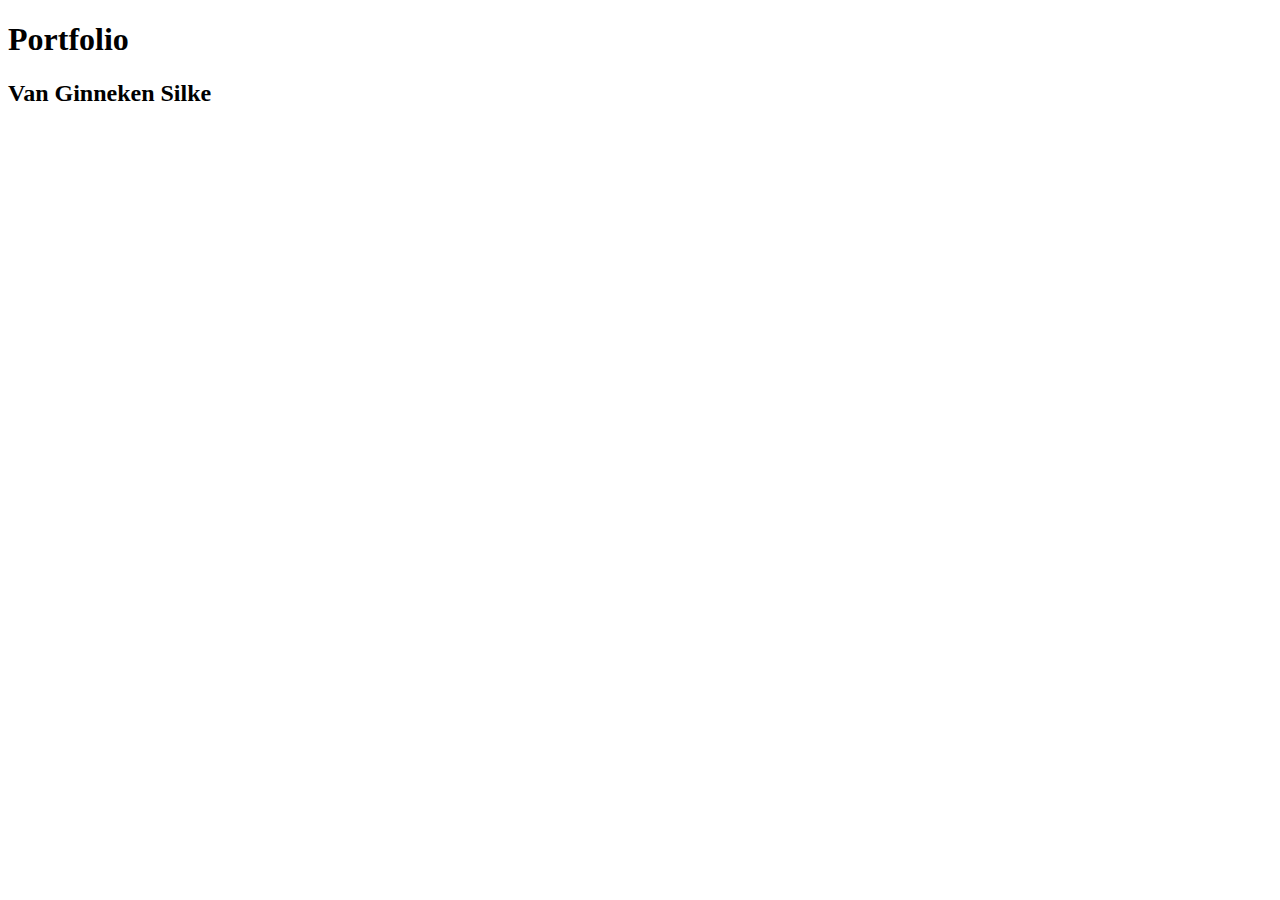
<file: index.html>
<!DOCTYPE html>
<html lang="nl">
<head>
  <meta charset="UTF-8">
  <meta name="viewport" content="width=device-width, initial-scale=1.0">
  <title>Portfolio</title>
</head>
<body>
  <h1>Portfolio</h1>
<h2>Van Ginneken Silke</h2>
</body>
</html>
</file>
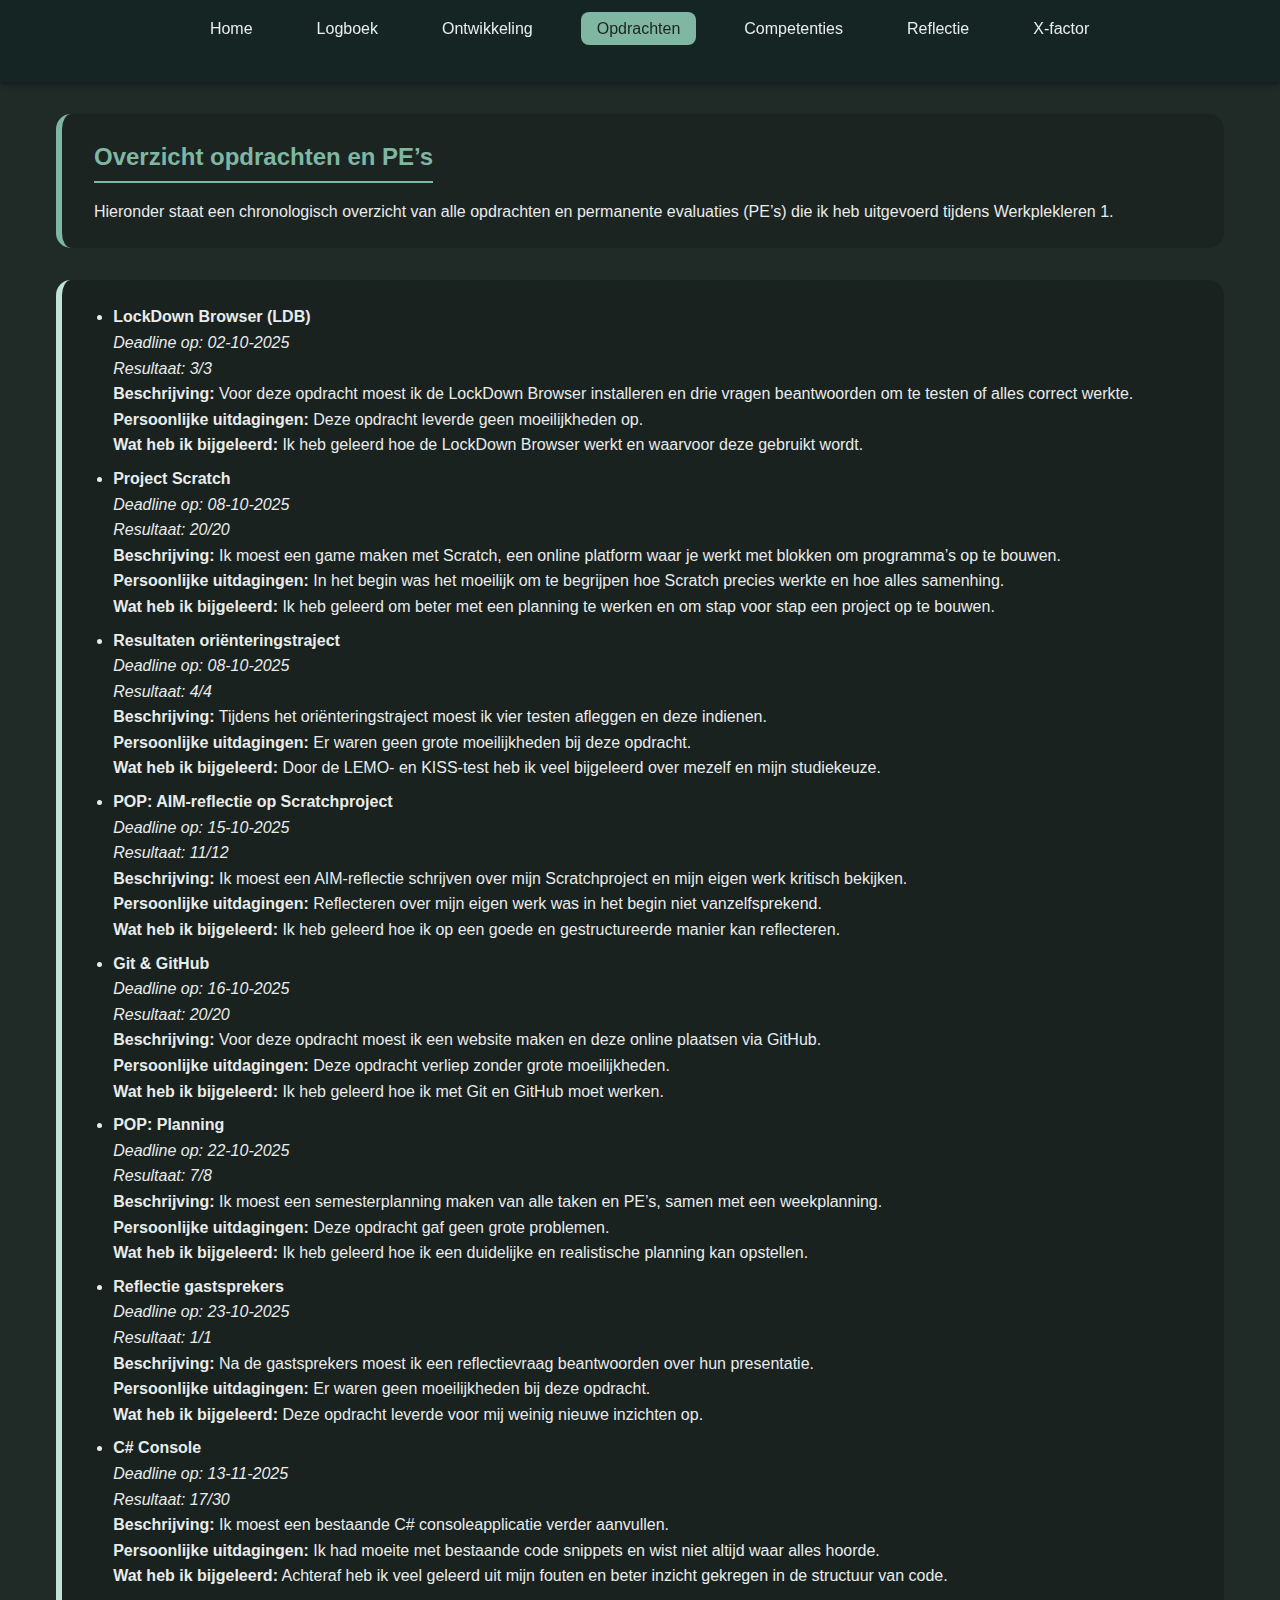
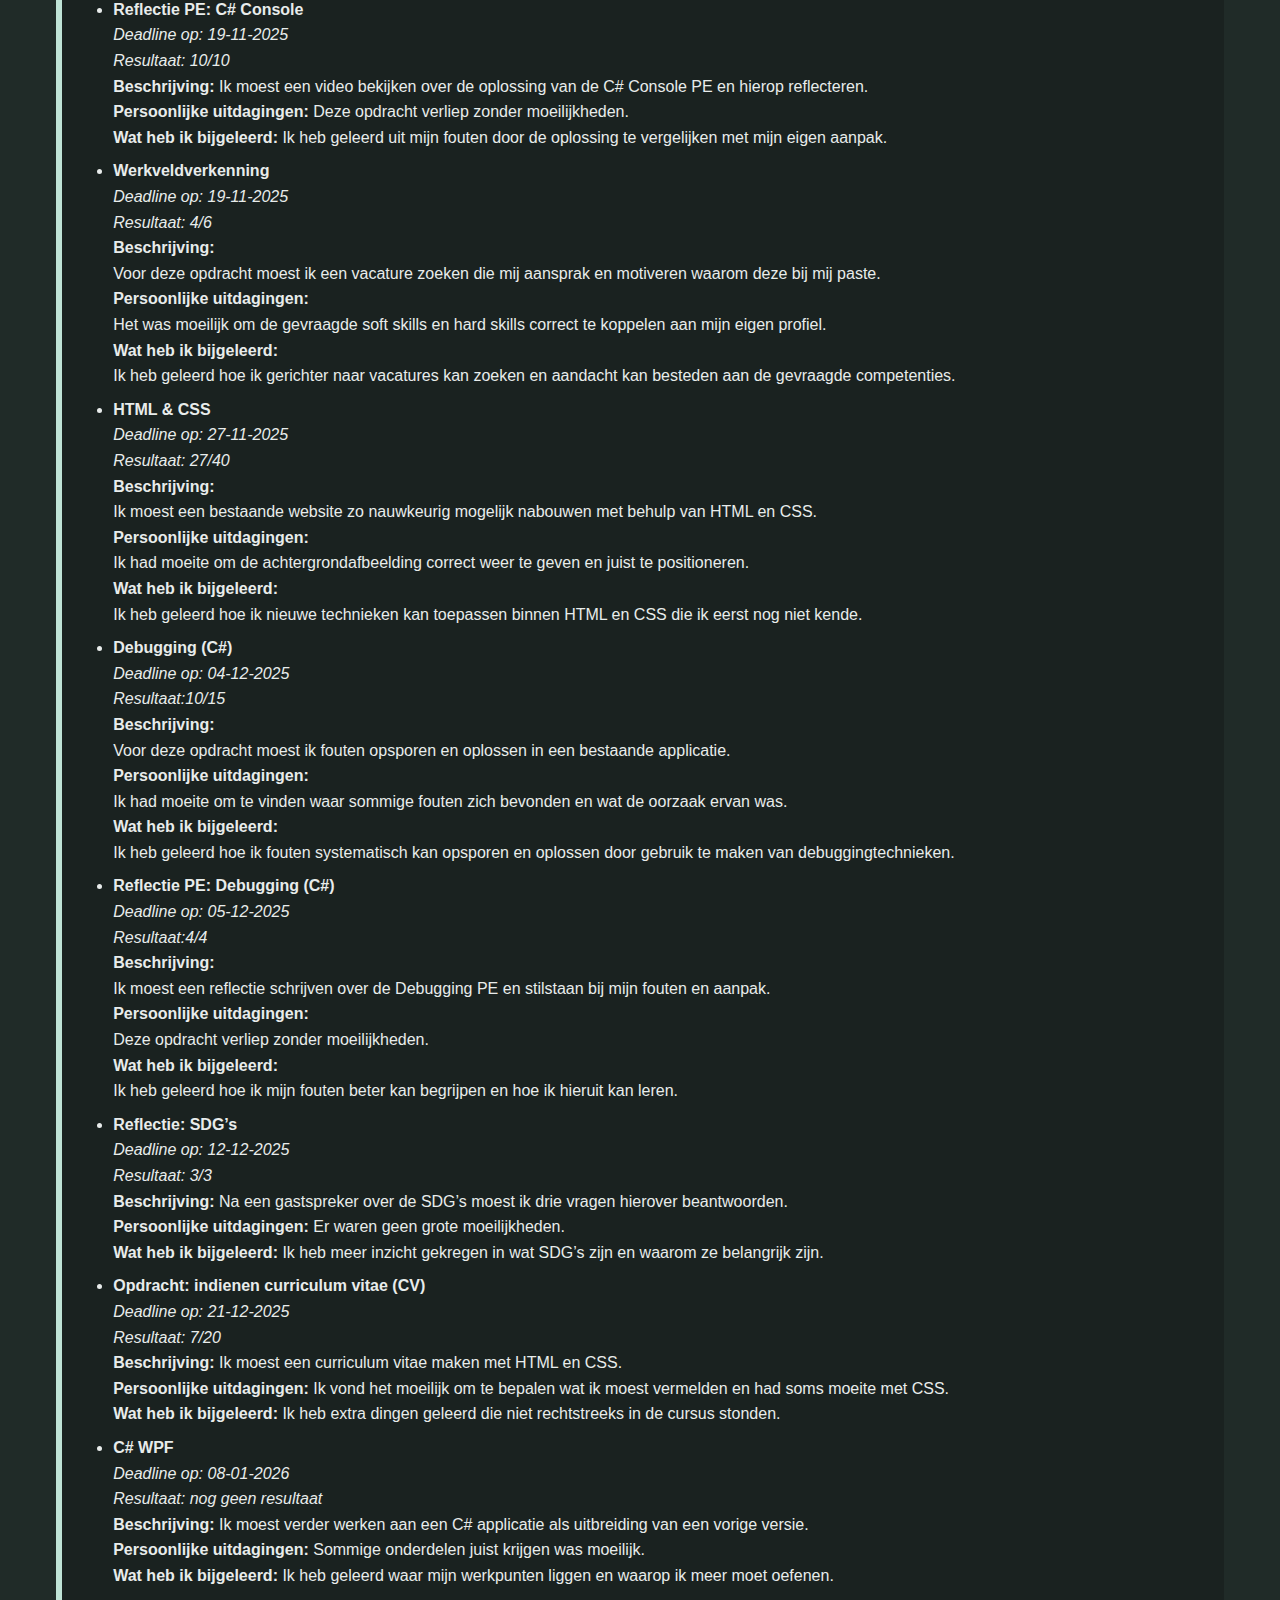
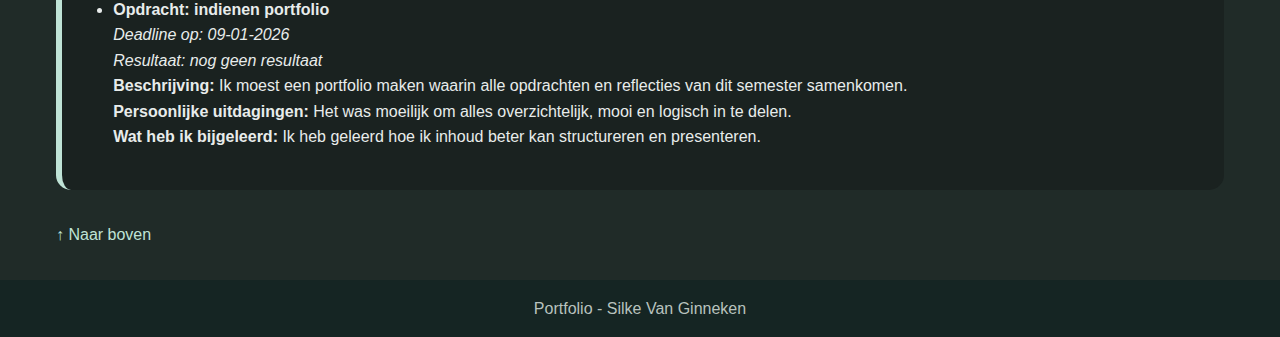
<file: opdrachten.html>
<!DOCTYPE html>
<html lang="en">
<head>
    <meta charset="UTF-8">
    <meta name="viewport" content="width=device-width, initial-scale=1.0">
    <title>Opdrachten</title>
    <link rel="stylesheet" href="style.css">
</head>
<body id="top">
<nav>
    <ul>
        <li><a href="index.html">Home</a></li>
        <li><a href="logboek.html">Logboek</a></li>
        <li><a href="ontwikkeling.html">Ontwikkeling</a></li>
        <li><a href="opdrachten.html" class="active">Opdrachten</a></li>
        <li><a href="competenties.html">Competenties</a></li>
        <li><a href="reflectie.html">Reflectie</a></li>
        <li><a href="xfactor.html">X-factor</a></li>
    </ul>
</nav>

<main>
    <section>
        <h2>Overzicht opdrachten en PE’s</h2>
        <p>
            Hieronder staat een chronologisch overzicht van alle opdrachten en
            permanente evaluaties (PE’s) die ik heb uitgevoerd tijdens Werkplekleren 1.
        </p>
    </section>

    <section>
        <ul>

            <li>
                <strong>LockDown Browser (LDB)</strong><br>
                <em>Deadline op: 02-10-2025</em><br>
                <em>Resultaat: 3/3</em>
                <p><strong>Beschrijving:</strong>
                    Voor deze opdracht moest ik de LockDown Browser installeren en drie vragen beantwoorden om te testen of alles correct werkte.</p>
                <p><strong>Persoonlijke uitdagingen:</strong>
                    Deze opdracht leverde geen moeilijkheden op.</p>
                <p><strong>Wat heb ik bijgeleerd:</strong>
                    Ik heb geleerd hoe de LockDown Browser werkt en waarvoor deze gebruikt wordt.</p>

            </li>

            <li>
                <strong>Project Scratch</strong><br>
                <em>Deadline op: 08-10-2025</em><br>
                <em>Resultaat: 20/20</em>
                <p><strong>Beschrijving:</strong>
                    Ik moest een game maken met Scratch, een online platform waar je werkt met blokken om programma’s op te bouwen.</p>
                <p><strong>Persoonlijke uitdagingen:</strong>
                    In het begin was het moeilijk om te begrijpen hoe Scratch precies werkte en hoe alles samenhing.</p>
                <p><strong>Wat heb ik bijgeleerd:</strong>
                    Ik heb geleerd om beter met een planning te werken en om stap voor stap een project op te bouwen.</p>

            </li>

            <li>
                <strong>Resultaten oriënteringstraject</strong><br>
                <em>Deadline op: 08-10-2025</em><br>
                <em>Resultaat: 4/4</em>
                <p><strong>Beschrijving:</strong>
                    Tijdens het oriënteringstraject moest ik vier testen afleggen en deze indienen.</p>
                <p><strong>Persoonlijke uitdagingen:</strong>
                    Er waren geen grote moeilijkheden bij deze opdracht.</p>
                <p><strong>Wat heb ik bijgeleerd:</strong>
                    Door de LEMO- en KISS-test heb ik veel bijgeleerd over mezelf en mijn studiekeuze.</p>

            </li>

            <li>
                <strong>POP: AIM-reflectie op Scratchproject</strong><br>
                <em>Deadline op: 15-10-2025</em><br>
                <em>Resultaat: 11/12</em>
                <p><strong>Beschrijving:</strong>
                    Ik moest een AIM-reflectie schrijven over mijn Scratchproject en mijn eigen werk kritisch bekijken.</p>
                <p><strong>Persoonlijke uitdagingen:</strong>
                    Reflecteren over mijn eigen werk was in het begin niet vanzelfsprekend.</p>
                <p><strong>Wat heb ik bijgeleerd:</strong>
                    Ik heb geleerd hoe ik op een goede en gestructureerde manier kan reflecteren.</p>

            </li>

            <li>
                <strong>Git & GitHub</strong><br>
                <em>Deadline op: 16-10-2025</em><br>
                <em>Resultaat: 20/20</em>
                <p><strong>Beschrijving:</strong>
                    Voor deze opdracht moest ik een website maken en deze online plaatsen via GitHub.</p>
                <p><strong>Persoonlijke uitdagingen:</strong>
                    Deze opdracht verliep zonder grote moeilijkheden.</p>
                <p><strong>Wat heb ik bijgeleerd:</strong>
                    Ik heb geleerd hoe ik met Git en GitHub moet werken.</p>

            </li>

            <li>
                <strong>POP: Planning</strong><br>
                <em>Deadline op: 22-10-2025</em><br>
                <em>Resultaat: 7/8</em>
                <p><strong>Beschrijving:</strong>
                    Ik moest een semesterplanning maken van alle taken en PE’s, samen met een weekplanning.</p>
                <p><strong>Persoonlijke uitdagingen:</strong>
                    Deze opdracht gaf geen grote problemen.</p>
                <p><strong>Wat heb ik bijgeleerd:</strong>
                    Ik heb geleerd hoe ik een duidelijke en realistische planning kan opstellen.</p>

            </li>

            <li>
                <strong>Reflectie gastsprekers</strong><br>
                <em>Deadline op: 23-10-2025</em><br>
                <em>Resultaat: 1/1</em>
                <p><strong>Beschrijving:</strong>
                    Na de gastsprekers moest ik een reflectievraag beantwoorden over hun presentatie.</p>
                <p><strong>Persoonlijke uitdagingen:</strong>
                    Er waren geen moeilijkheden bij deze opdracht.</p>
                <p><strong>Wat heb ik bijgeleerd:</strong>
                    Deze opdracht leverde voor mij weinig nieuwe inzichten op.</p>

            </li>

            <li>
                <strong>C# Console</strong><br>
                <em>Deadline op: 13-11-2025</em><br>
                <em>Resultaat: 17/30</em>
                <p><strong>Beschrijving:</strong>
                    Ik moest een bestaande C# consoleapplicatie verder aanvullen.</p>
                <p><strong>Persoonlijke uitdagingen:</strong>
                    Ik had moeite met bestaande code snippets en wist niet altijd waar alles hoorde.</p>
                <p><strong>Wat heb ik bijgeleerd:</strong>
                    Achteraf heb ik veel geleerd uit mijn fouten en beter inzicht gekregen in de structuur van code.</p>

            </li>

            <li>
                <strong>Reflectie PE: C# Console</strong><br>
                <em>Deadline op: 19-11-2025</em><br>
                <em>Resultaat: 10/10</em>
                <p><strong>Beschrijving:</strong>
                    Ik moest een video bekijken over de oplossing van de C# Console PE en hierop reflecteren.</p>
                <p><strong>Persoonlijke uitdagingen:</strong>
                    Deze opdracht verliep zonder moeilijkheden.</p>
                <p><strong>Wat heb ik bijgeleerd:</strong>
                    Ik heb geleerd uit mijn fouten door de oplossing te vergelijken met mijn eigen aanpak.</p>

            </li>

            <li>
                <strong>Werkveldverkenning</strong><br>
                <em>Deadline op: 19-11-2025</em><br>
                <em>Resultaat: 4/6</em>
                <p><strong>Beschrijving:</strong><br>
                    Voor deze opdracht moest ik een vacature zoeken die mij aansprak en motiveren waarom deze bij mij paste.</p>
                <p><strong>Persoonlijke uitdagingen:</strong><br>
                    Het was moeilijk om de gevraagde soft skills en hard skills correct te koppelen aan mijn eigen profiel.</p>
                <p><strong>Wat heb ik bijgeleerd:</strong><br>
                    Ik heb geleerd hoe ik gerichter naar vacatures kan zoeken en aandacht kan besteden aan de gevraagde competenties.</p>

            </li>

            <li>
                <strong>HTML & CSS</strong><br>
                <em>Deadline op: 27-11-2025</em><br>
                <em>Resultaat: 27/40</em>
                <p><strong>Beschrijving:</strong><br>
                    Ik moest een bestaande website zo nauwkeurig mogelijk nabouwen met behulp van HTML en CSS.</p>
                <p><strong>Persoonlijke uitdagingen:</strong><br>
                    Ik had moeite om de achtergrondafbeelding correct weer te geven en juist te positioneren.</p>
                <p><strong>Wat heb ik bijgeleerd:</strong><br>
                    Ik heb geleerd hoe ik nieuwe technieken kan toepassen binnen HTML en CSS die ik eerst nog niet kende.</p>

            </li>

            <li>
                <strong>Debugging (C#)</strong><br>
                <em>Deadline op: 04-12-2025</em><br>
                <em>Resultaat:10/15</em>
                <p><strong>Beschrijving:</strong><br>
                    Voor deze opdracht moest ik fouten opsporen en oplossen in een bestaande applicatie.</p>
                <p><strong>Persoonlijke uitdagingen:</strong><br>
                    Ik had moeite om te vinden waar sommige fouten zich bevonden en wat de oorzaak ervan was.</p>
                <p><strong>Wat heb ik bijgeleerd:</strong><br>
                    Ik heb geleerd hoe ik fouten systematisch kan opsporen en oplossen door gebruik te maken van debuggingtechnieken.</p>

            </li>

            <li>
                <strong>Reflectie PE: Debugging (C#)</strong><br>
                <em>Deadline op: 05-12-2025</em><br>
                <em>Resultaat:4/4</em>
                <p><strong>Beschrijving:</strong><br>
                    Ik moest een reflectie schrijven over de Debugging PE en stilstaan bij mijn fouten en aanpak.</p>
                <p><strong>Persoonlijke uitdagingen:</strong><br>
                    Deze opdracht verliep zonder moeilijkheden.</p>
                <p><strong>Wat heb ik bijgeleerd:</strong><br>
                    Ik heb geleerd hoe ik mijn fouten beter kan begrijpen en hoe ik hieruit kan leren.</p>

            </li>

            <li>
                <strong>Reflectie: SDG’s</strong><br>
                <em>Deadline op: 12-12-2025</em><br>
                <em>Resultaat: 3/3</em>
                <p><strong>Beschrijving:</strong>
                    Na een gastspreker over de SDG’s moest ik drie vragen hierover beantwoorden.</p>
                <p><strong>Persoonlijke uitdagingen:</strong>
                    Er waren geen grote moeilijkheden.</p>
                <p><strong>Wat heb ik bijgeleerd:</strong>
                    Ik heb meer inzicht gekregen in wat SDG’s zijn en waarom ze belangrijk zijn.</p>

            </li>

            <li>
                <strong>Opdracht: indienen curriculum vitae (CV)</strong><br>
                <em>Deadline op: 21-12-2025</em><br>
                <em>Resultaat: 7/20</em>
                <p><strong>Beschrijving:</strong>
                    Ik moest een curriculum vitae maken met HTML en CSS.</p>
                <p><strong>Persoonlijke uitdagingen:</strong>
                    Ik vond het moeilijk om te bepalen wat ik moest vermelden en had soms moeite met CSS.</p>
                <p><strong>Wat heb ik bijgeleerd:</strong>
                    Ik heb extra dingen geleerd die niet rechtstreeks in de cursus stonden.</p>

            </li>

            <li>
                <strong>C# WPF</strong><br>
                <em>Deadline op: 08-01-2026</em><br>
                <em>Resultaat: nog geen resultaat</em>
                <p><strong>Beschrijving:</strong>
                    Ik moest verder werken aan een C# applicatie als uitbreiding van een vorige versie.</p>
                <p><strong>Persoonlijke uitdagingen:</strong>
                    Sommige onderdelen juist krijgen was moeilijk.</p>
                <p><strong>Wat heb ik bijgeleerd:</strong>
                    Ik heb geleerd waar mijn werkpunten liggen en waarop ik meer moet oefenen.</p>

            </li>

            <li>
                <strong>Opdracht: indienen portfolio</strong><br>
                <em>Deadline op: 09-01-2026</em><br>
                <em>Resultaat: nog geen resultaat</em>
                <p><strong>Beschrijving:</strong>
                    Ik moest een portfolio maken waarin alle opdrachten en reflecties van dit semester samenkomen.</p>
                <p><strong>Persoonlijke uitdagingen:</strong>
                    Het was moeilijk om alles overzichtelijk, mooi en logisch in te delen.</p>
                <p><strong>Wat heb ik bijgeleerd:</strong>
                    Ik heb geleerd hoe ik inhoud beter kan structureren en presenteren.</p>

            </li>

        </ul>
    </section>
    <a href="#top" class="back-to-top">↑ Naar boven</a>
</main>

<footer>
    Portfolio - Silke Van Ginneken
</footer>
</body>
</html>
</file>
<file: style.css>
/* ==========================
   ROOT COLORS
========================== */
:root {
    --bg-main: #202b28;
    --bg-nav: #152523;
    --bg-card: #1c2422;
    --bg-light: #f4f7f6;

    --accent: #7fb7a3;        /* sterker sage */
    --accent-soft: #bfe3d6;

    --text-main: #e8eceb;
    --text-soft: #b8c2be;
    --text-dark: #1e2624;
}

/* ==========================
   GLOBAL STYLES
========================== */
* {
    box-sizing: border-box;
    margin: 0;
    padding: 0;
    font-family: 'Segoe UI', Tahoma, Geneva, Verdana, sans-serif;
}
html{
    scroll-behavior: smooth;
}

body {
    background-color: var(--bg-main);
    color: var(--text-main);
    line-height: 1.6;
    font-size: 16px;
    scroll-behavior: smooth;
}

/* ==========================
   NAVIGATION
========================== */
nav {
    background-color: var(--bg-nav);
    padding: 1rem 2rem;
    position: sticky;
    top: 0;
    z-index: 100;
    box-shadow: 0 2px 6px rgba(0, 0, 0, 0.5);
}

nav ul {
    display: flex;
    list-style: none;
    justify-content: center;
    gap: 2rem;
}

nav ul li a {
    color: var(--text-main);
    text-decoration: none;
    font-weight: 500;
    padding: 0.5rem 1rem;
    border-radius: 8px;
    transition: background-color 0.25s, color 0.25s;
}

nav ul li a:hover,
nav ul li a.active {
    background-color: var(--accent);
    color: var(--bg-card);
}

/* ==========================
   MAIN CONTENT
========================== */
main {
    max-width: 1200px;
    margin: 2rem auto;
    padding: 0 1rem;
}

h1 {
    text-align: center;
    margin-bottom: 1.5rem;
    color: var(--accent);
    font-size: 2.5rem;
}

h2 {
    color: var(--accent);
    margin-bottom: 1rem;
    border-bottom: 2px solid var(--accent);
    display: inline-block;
    padding-bottom: 0.3rem;
}

h3 {
    color: var(--accent-soft);
    margin-bottom: 0.5rem;
}

/* ==========================
   SECTIONS AND ARTICLES
========================== */
section, article {
    background-color: var(--bg-card);
    padding: 1.5rem 2rem;
    margin-bottom: 2rem;
    border-radius: 15px;
    border-left: 6px solid var(--accent);
    transition: transform 0.25s ease, box-shadow 0.25s ease;
}

section:nth-of-type(even),
article:nth-of-type(even) {
    border-left-color: var(--accent-soft);
    background-color: #1a2220;
}

section:hover,
article:hover {
    transform: translateY(-6px);
    box-shadow: 0 18px 40px rgba(0, 0, 0, 0.45);
}

/* ==========================
   TABLES
========================== */
table {
    width: 100%;
    border-collapse: collapse;
    margin-bottom: 2rem;
}

table th, table td {
    padding: 0.8rem 1rem;
    text-align: left;
    border-bottom: 1px solid #2c3733;
}

table th {
    background-color: var(--bg-card);
    color: var(--accent);
}

table tr:nth-child(even) td {
    background-color: #1a2220;
}

/* ==========================
   IMAGES
========================== */
img {
    max-width: 100%;
    border-radius: 10px;
    display: block;
    margin: 1rem auto;
}

/* ==========================
   FOOTER
========================== */
footer {
    background-color: var(--bg-nav);
    color: var(--text-soft);
    text-align: center;
    padding: 1rem;
    margin-top: 2rem;
    position: relative;
}

/* ==========================
   BUTTONS
========================== */
button, .btn {
    background-color: var(--accent);
    color: var(--bg-main);
    padding: 0.5rem 1rem;
    border: none;
    border-radius: 8px;
    cursor: pointer;
    font-weight: 600;
    transition: background-color 0.25s, transform 0.25s;
}

button:hover, .btn:hover {
    background-color: var(--accent-soft);
    transform: translateY(-2px);
}

/* ==========================
   "BACK TO TOP" BUTTON
========================== */
#topBtn {
    position: fixed;
    bottom: 30px;
    right: 30px;
    background-color: var(--accent);
    color: var(--bg-main);
    padding: 0.8rem 1.2rem;
    border-radius: 50px;
    font-size: 1rem;
    cursor: pointer;
    display: none;
    box-shadow: 0 8px 20px rgba(0,0,0,0.4);
    transition: background-color 0.3s, transform 0.25s;
}

#topBtn:hover {
    background-color: var(--accent-soft);
    transform: translateY(-3px);
}

/* ==========================
   LISTS
========================== */
ul, ol {
    padding-left: 1.2rem;
    margin-bottom: 1rem;
}

li {
    margin-bottom: 0.5rem;
}

/* ==========================
   LINKS
========================== */
a {
    color: var(--accent-soft);
    text-decoration: none;
    transition: color 0.25s;
}

a:hover {
    color: var(--accent);
}

/* ==========================
   MEDIA QUERIES (MOBIEL EN TABLET)
========================== */
@media (max-width: 1024px) {
    main { padding: 0 1rem; }
    section, article { padding: 1rem 1.5rem; border-left-width: 4px; margin-bottom: 1.5rem; }
    table th, table td { padding: 0.6rem 0.8rem; }
    button, .btn { width: 100%; }
    nav {
        position: relative;
        top: auto;
        box-shadow: none; /* optioneel, subtieler op mobiel */
    }
}

@media (max-width: 800px) {
    nav ul { flex-direction: column; gap: 1rem; }
    h1 { font-size: 2rem; }
    h2 { font-size: 1.4rem; }
    h3 { font-size: 1.1rem; }
    section, article { padding: 0.8rem 1rem; margin-bottom: 1rem; }
    #topBtn { bottom: 20px; right: 20px; padding: 0.6rem 1rem; font-size: 0.9rem; }
    ul, ol {
        padding-left: 0.8rem; /* minder inspringen */
        margin-left: 0;        /* extra zekerheid */
    }
}

@media (max-width: 500px) {
    h1 { font-size: 1.6rem; }
    h2 { font-size: 1.2rem; }
    h3 { font-size: 1rem; }
    table { min-width: 400px; }
}
</file>
